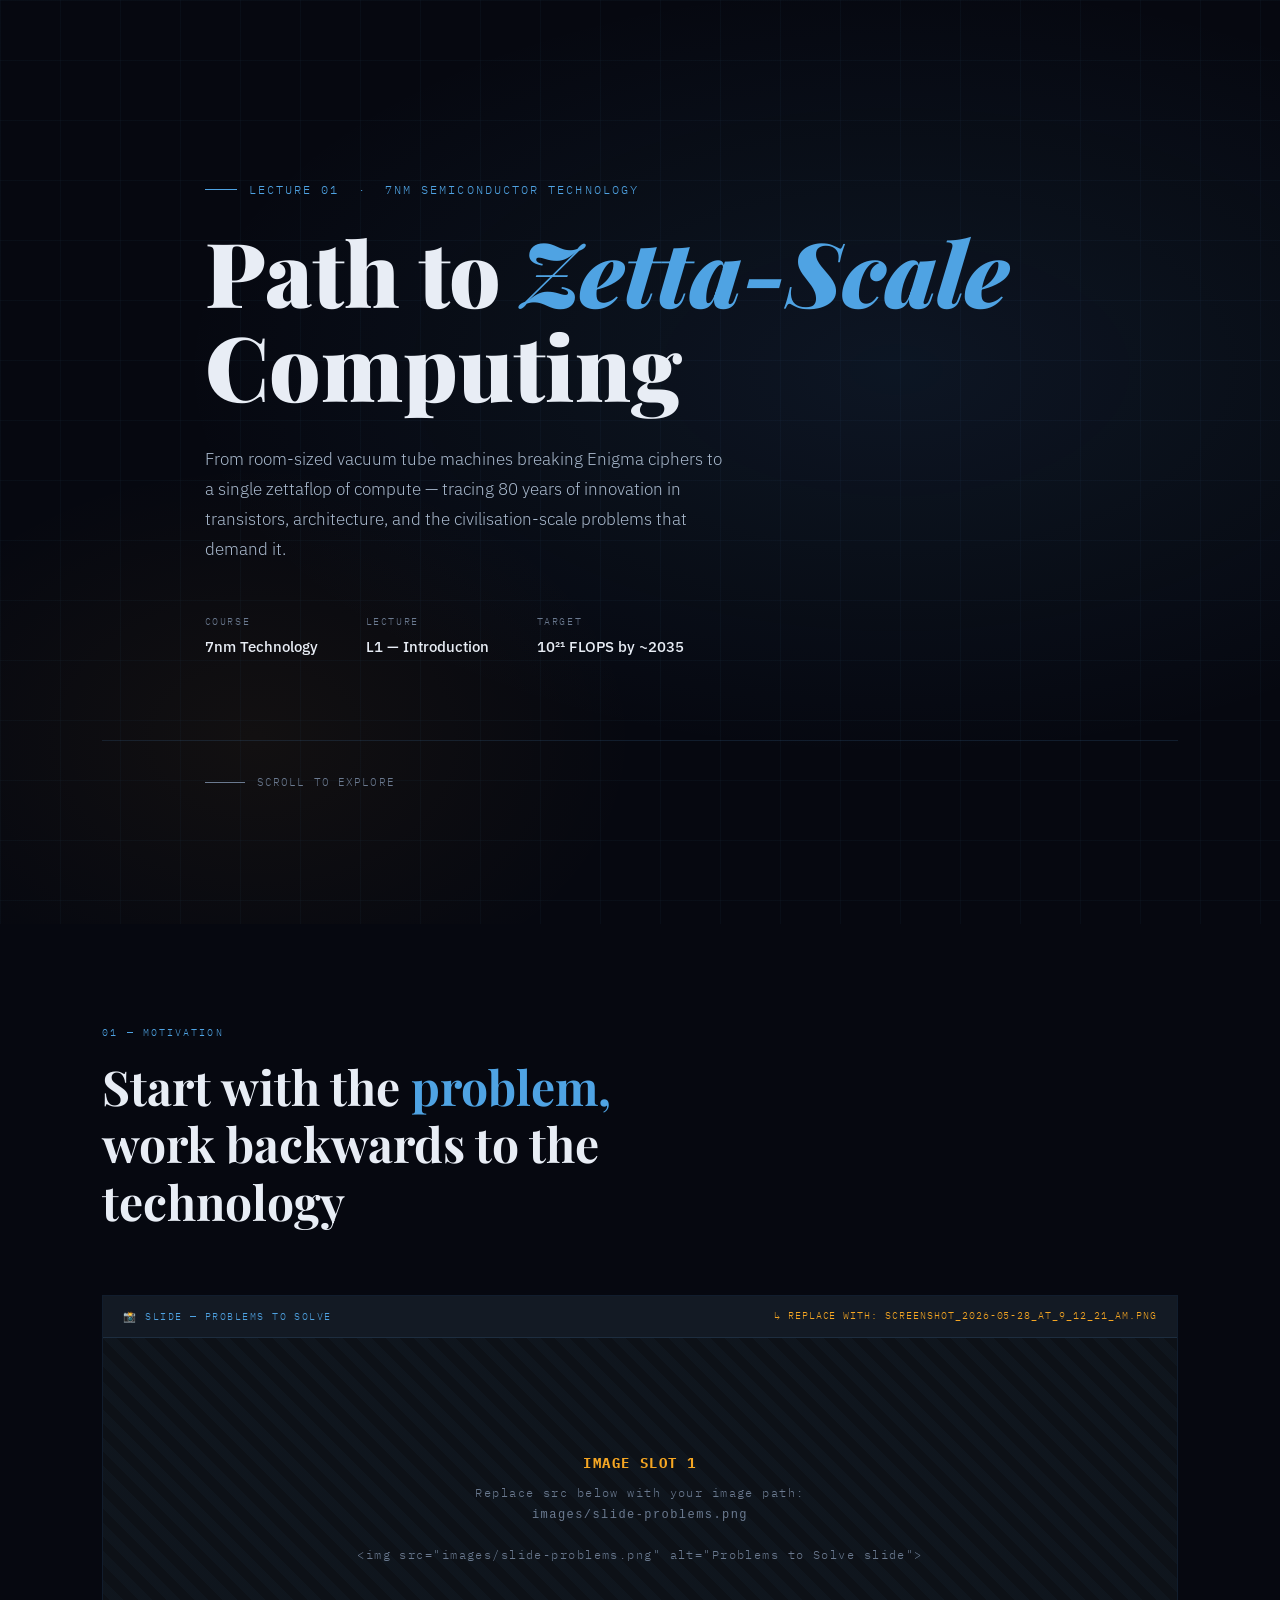
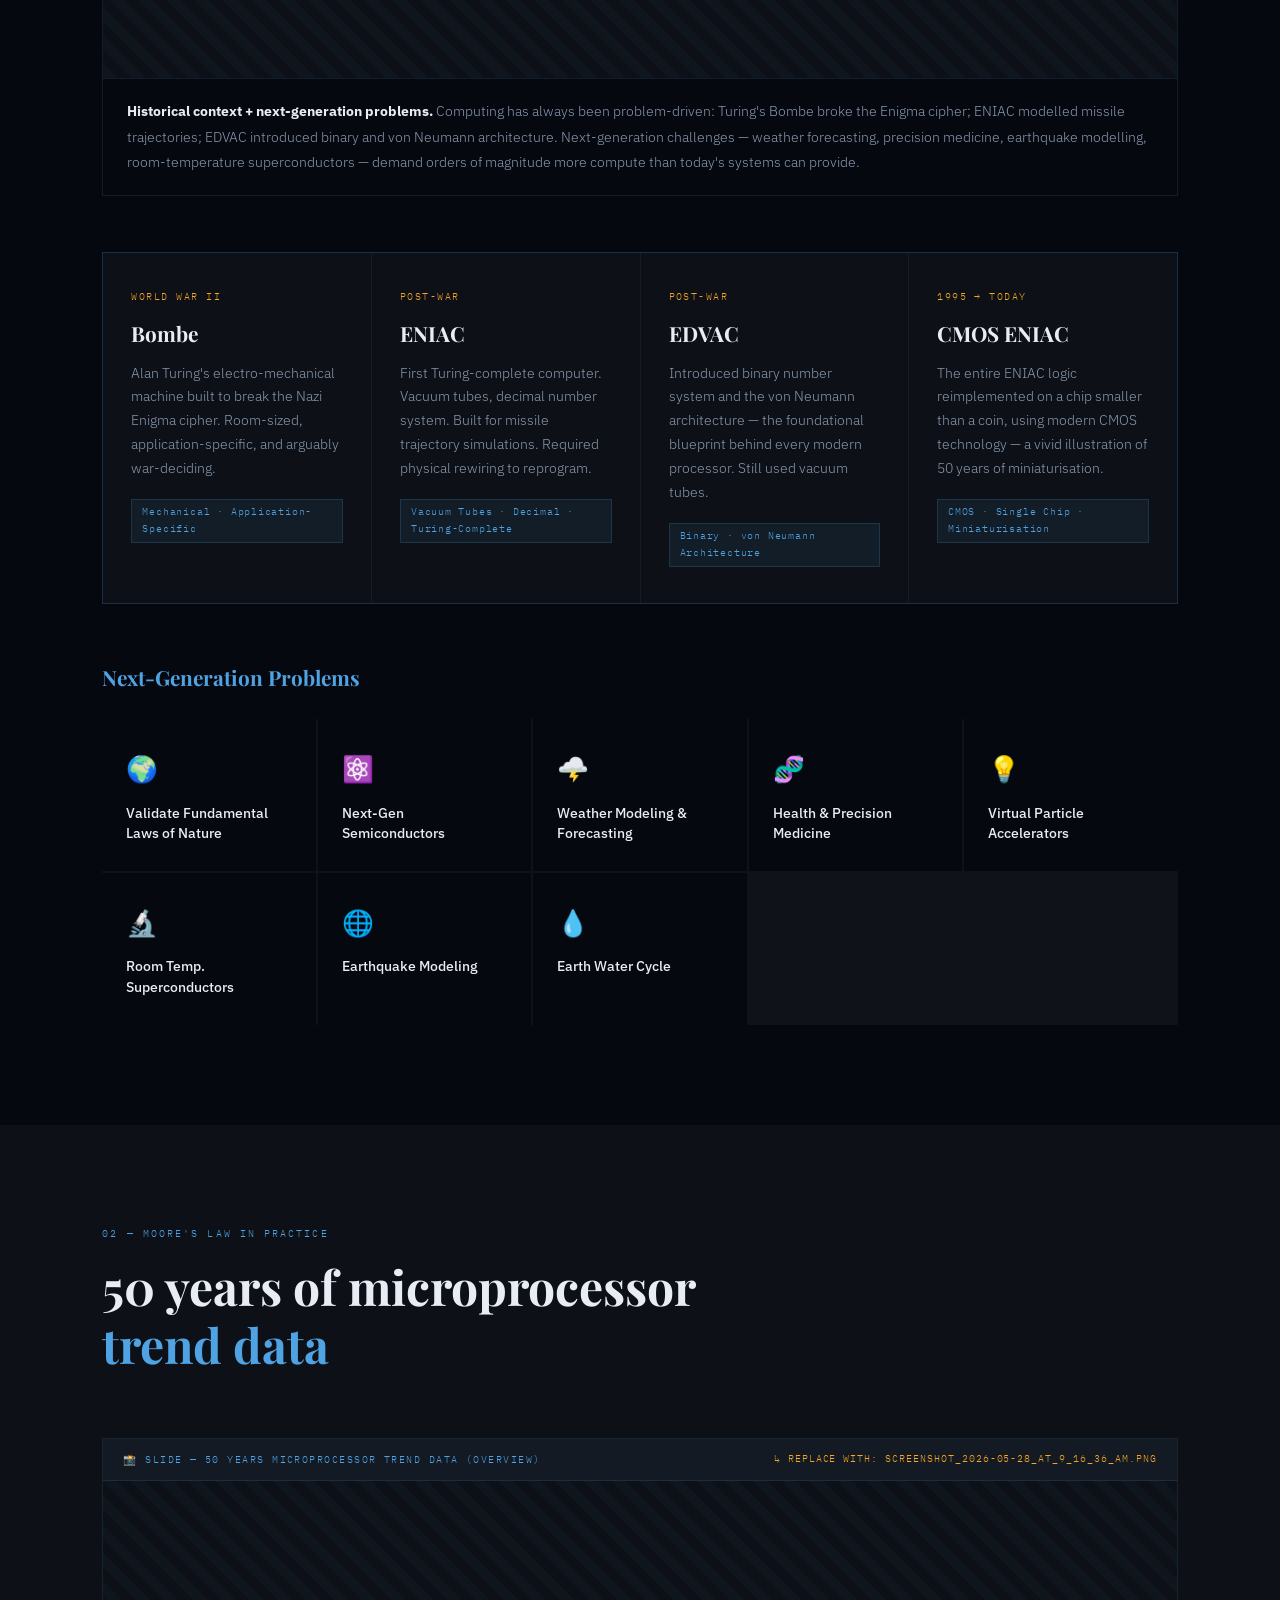
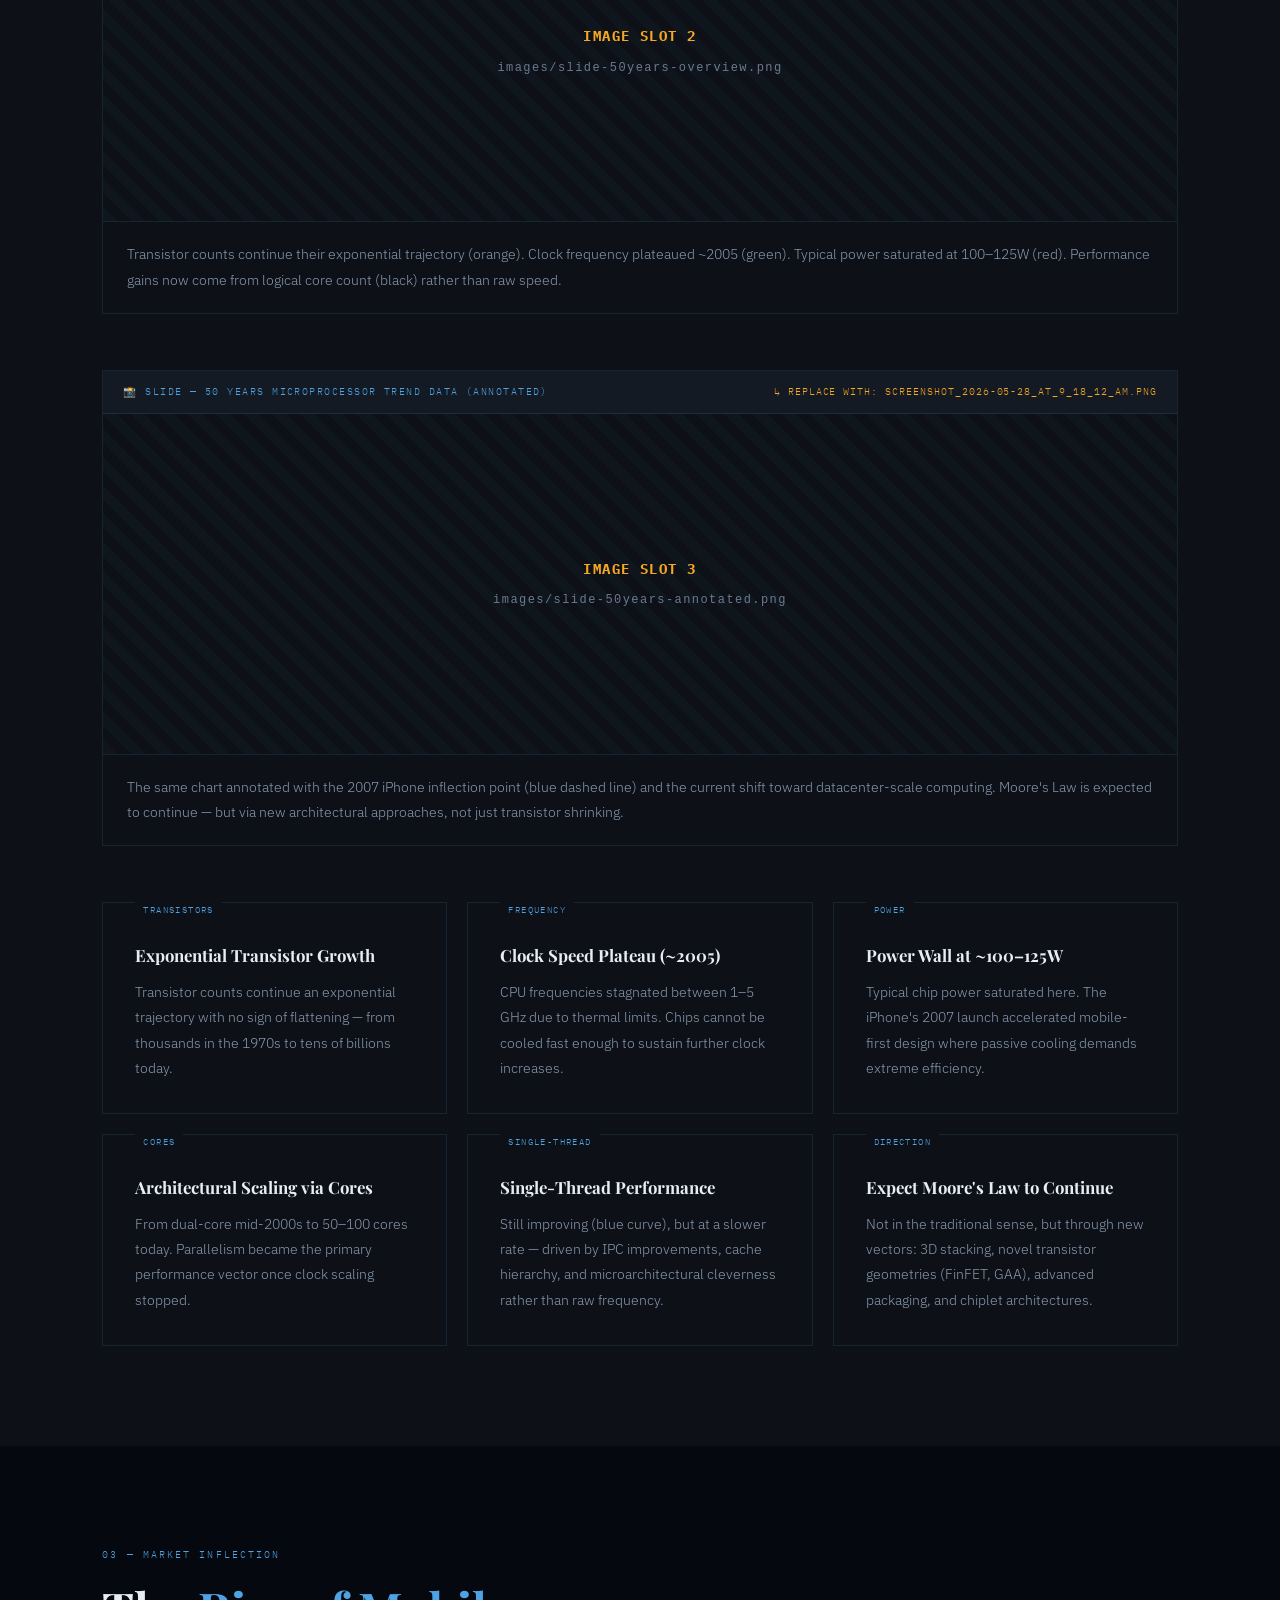
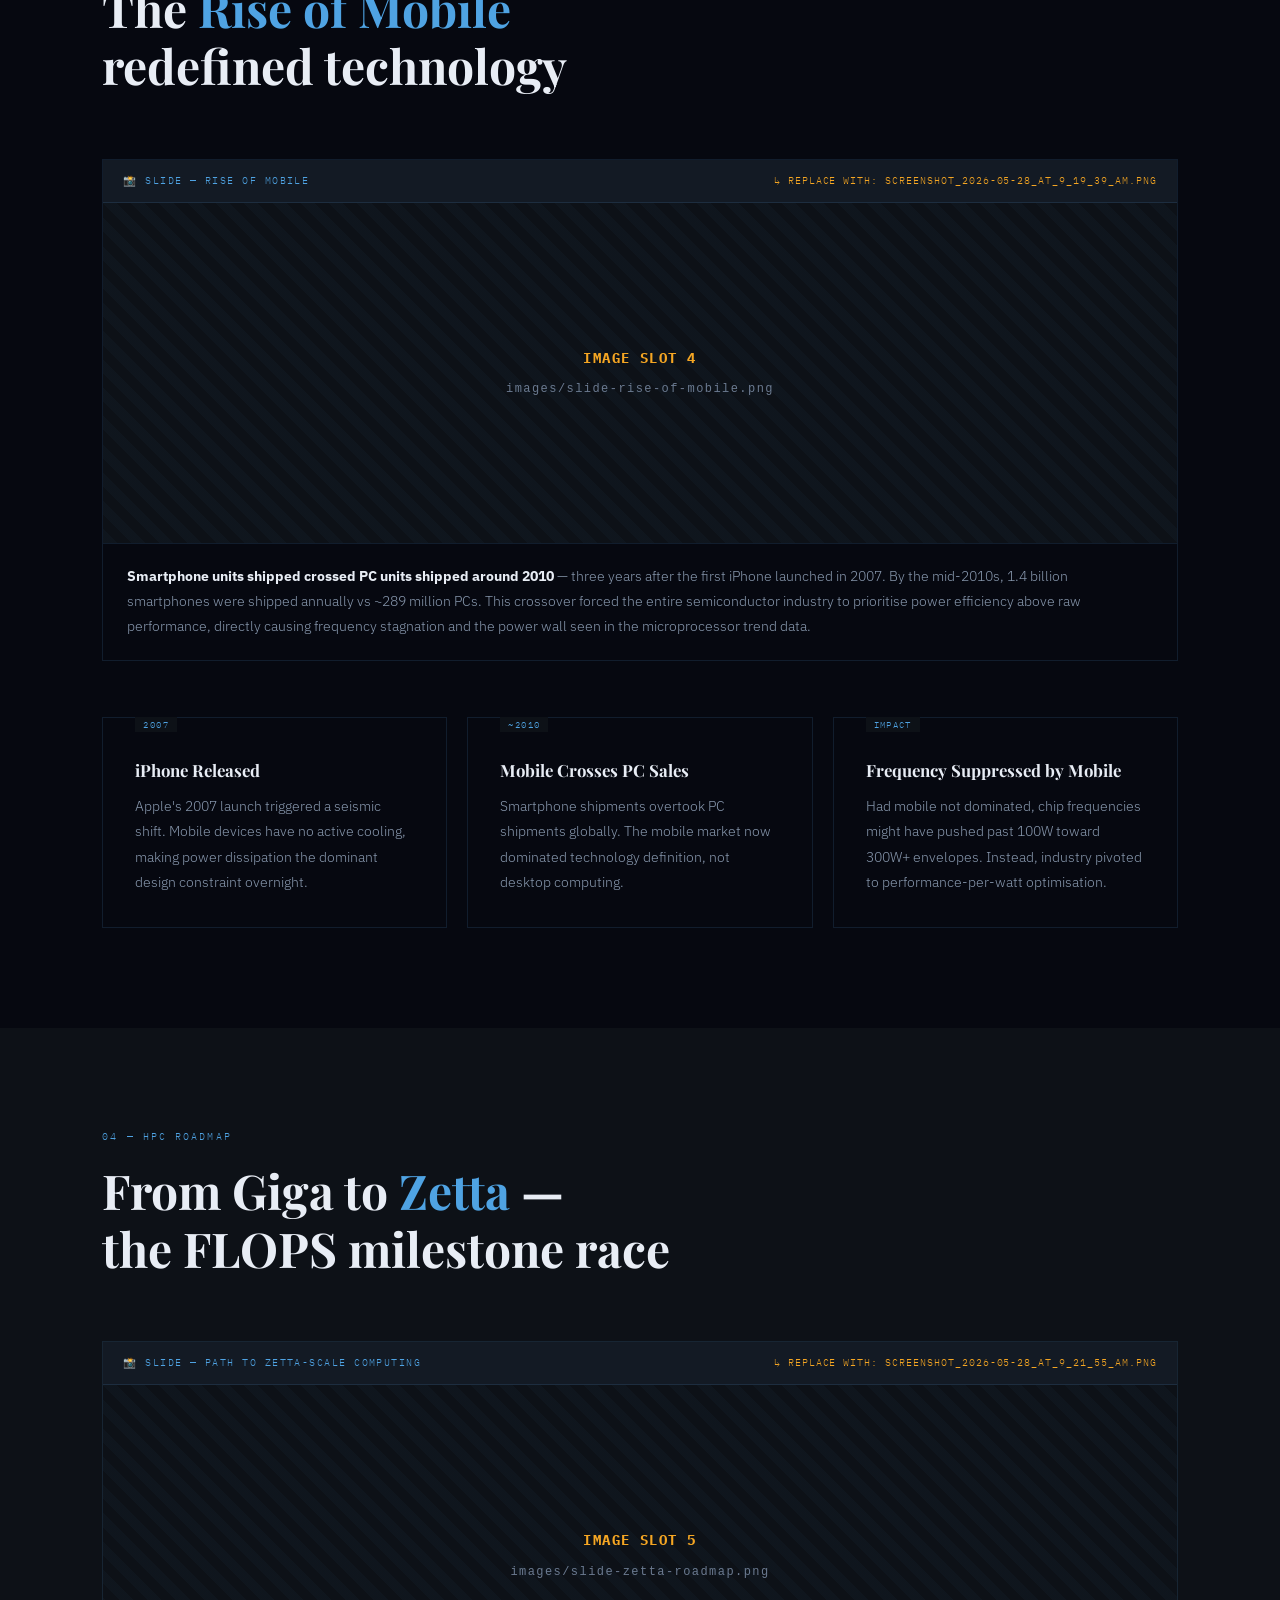
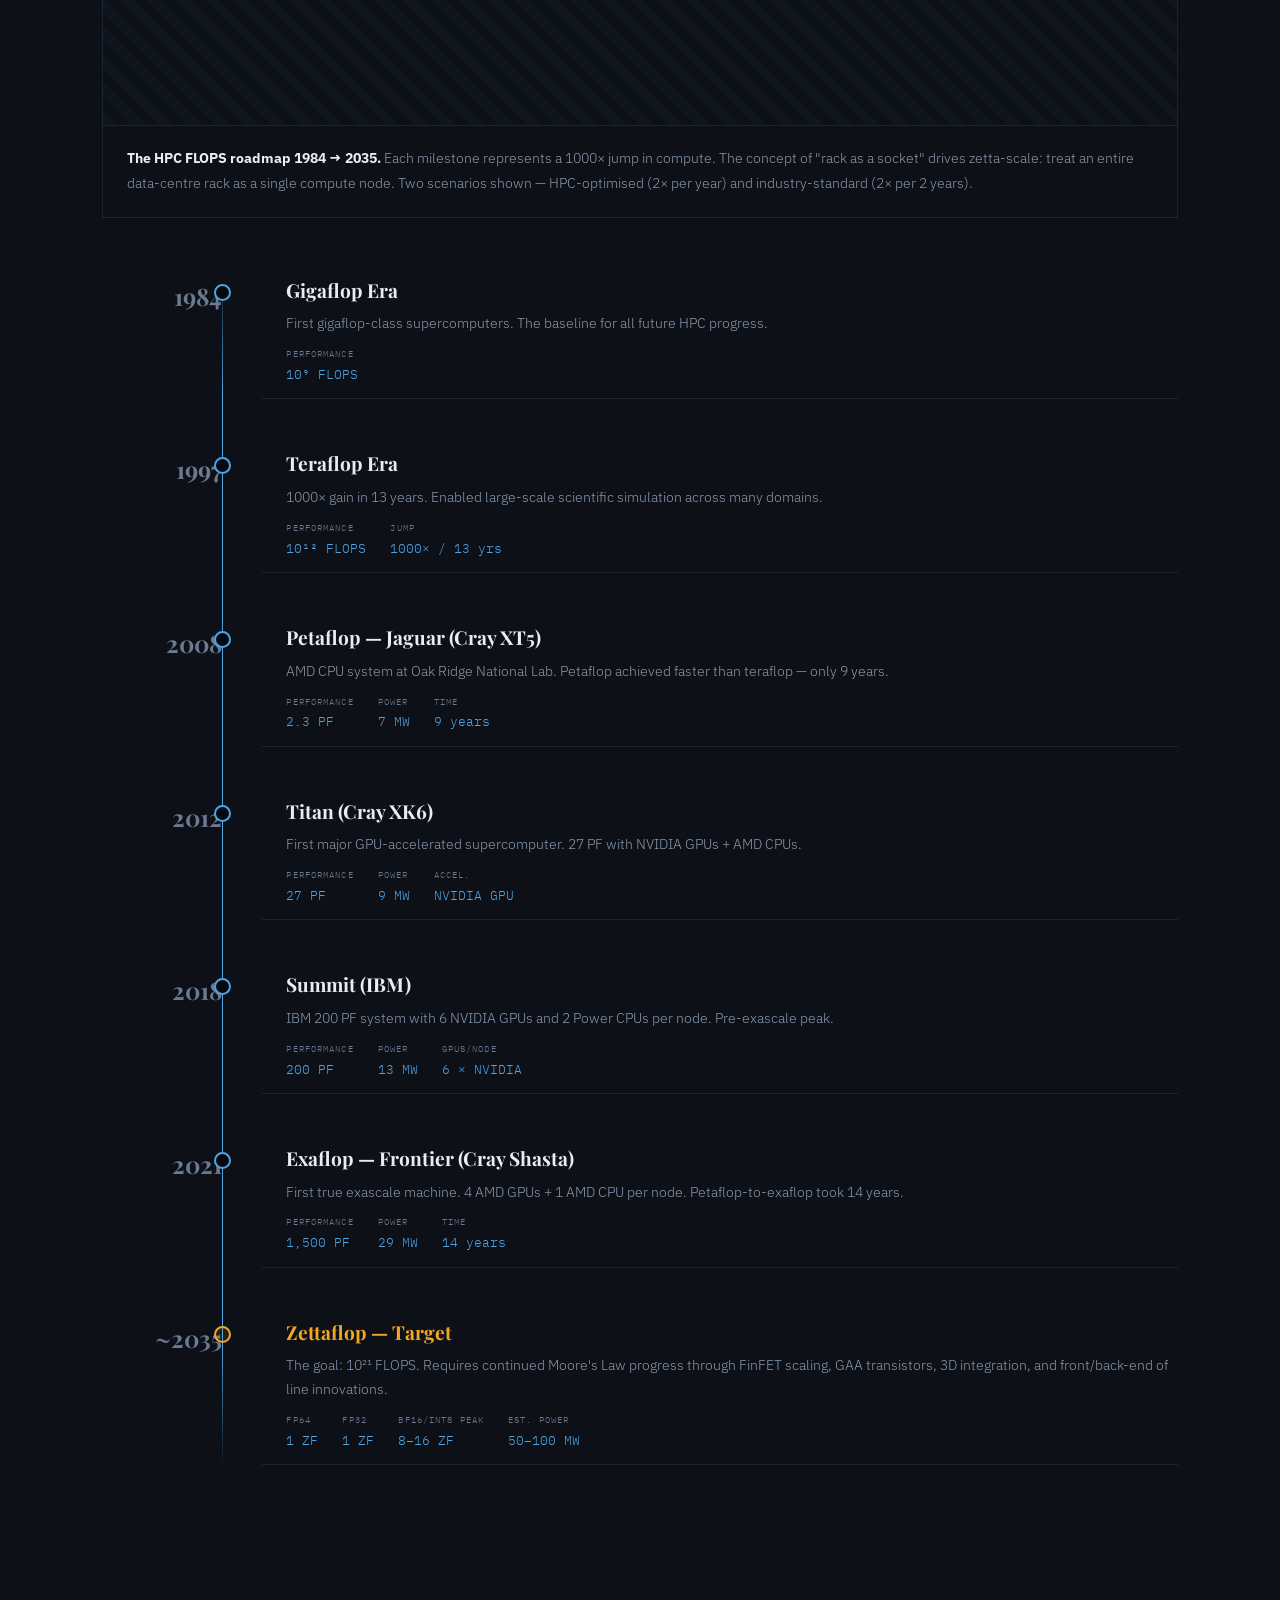
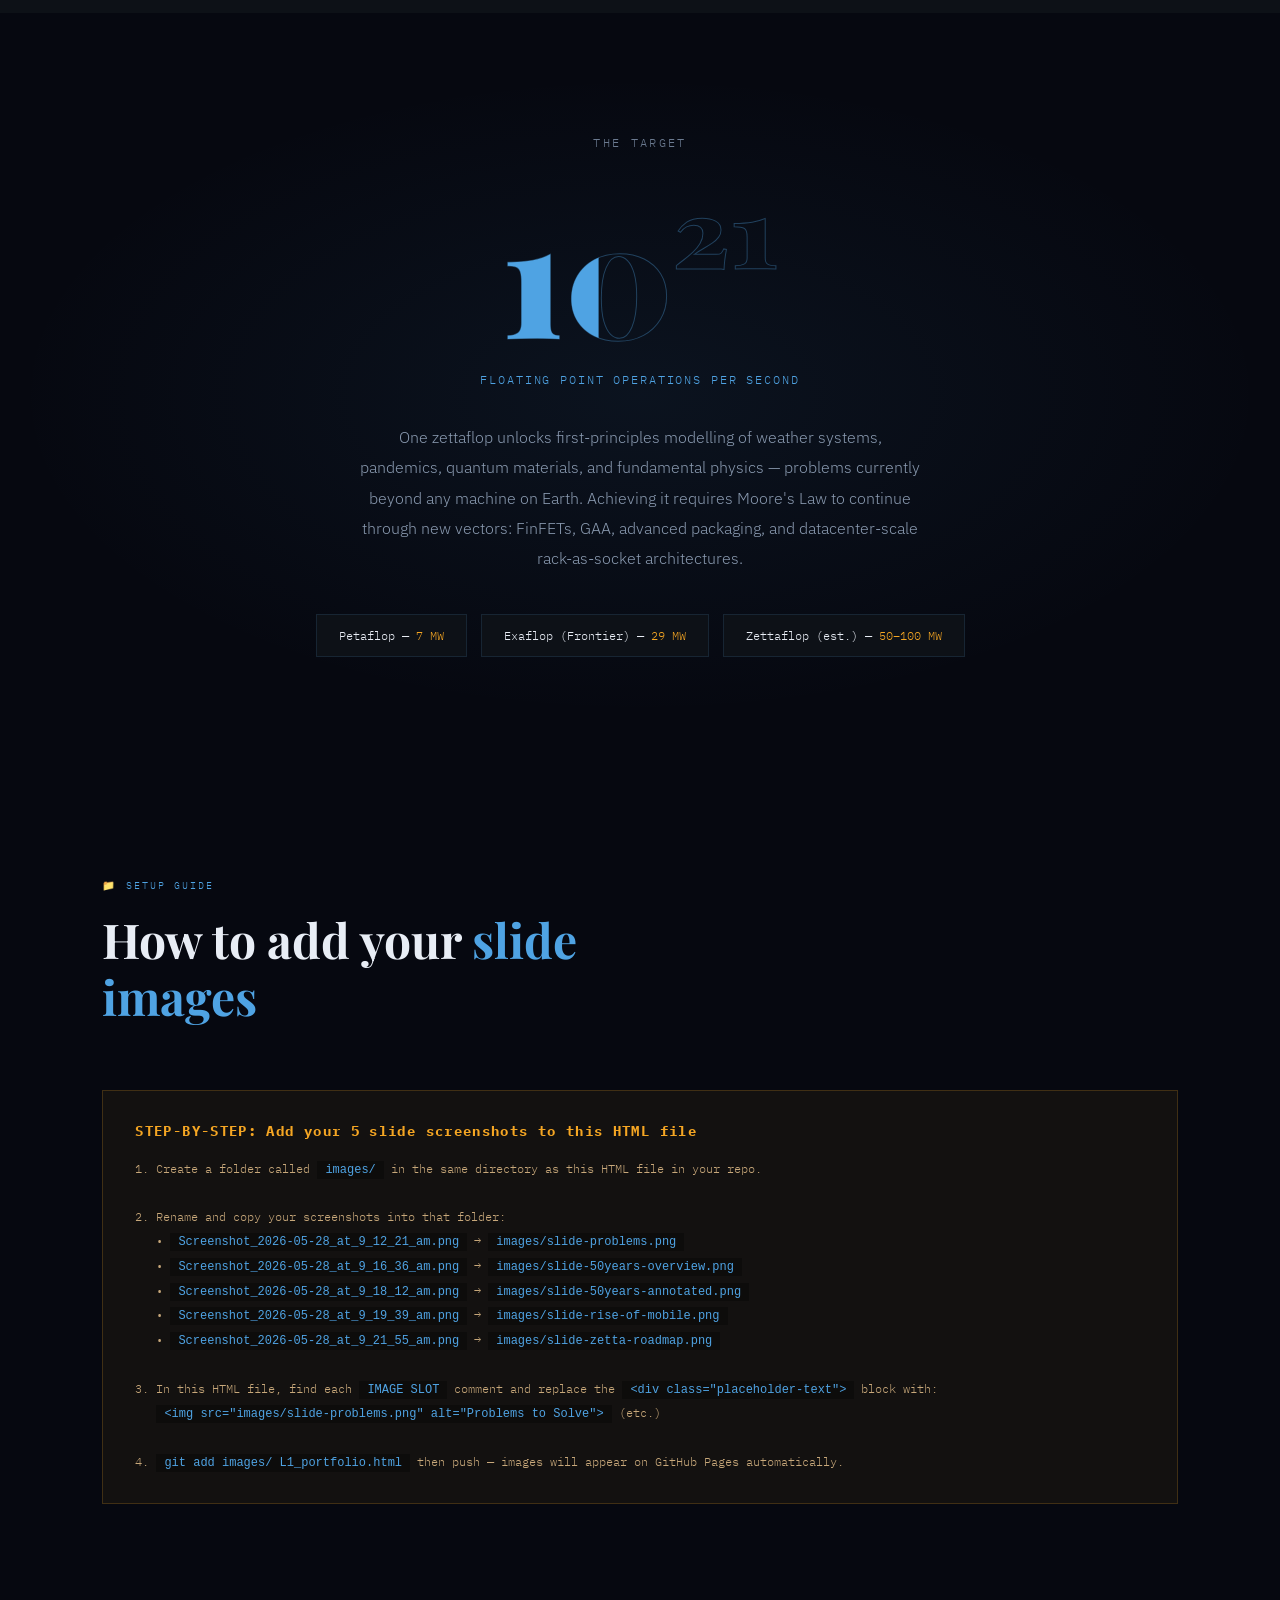
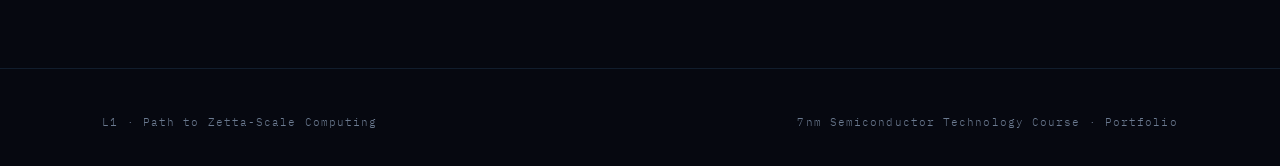
<file: Module_1_Scaling_Beyond_CMOS/L1_Path_To_Zetta_Scale/L1_portfolio.html>
<!DOCTYPE html>
<html lang="en">
<head>
<meta charset="UTF-8">
<meta name="viewport" content="width=device-width, initial-scale=1.0">
<title>L1 — Path to Zetta-Scale Computing</title>
<link href="https://fonts.googleapis.com/css2?family=Playfair+Display:ital,wght@0,400;0,700;0,900;1,400&family=IBM+Plex+Mono:wght@300;400;600&family=IBM+Plex+Sans:wght@300;400;500&display=swap" rel="stylesheet">
<style>
:root {
  --bg: #060810;
  --surface: #0d1117;
  --surface2: #131a24;
  --border: rgba(100,180,255,0.12);
  --accent: #4fa3e3;
  --accent2: #f5a623;
  --accent3: #7ed321;
  --text: #e8edf5;
  --muted: #6b7a90;
  --glow: rgba(79,163,227,0.12);
}
*, *::before, *::after { box-sizing: border-box; margin: 0; padding: 0; }
body {
  background: var(--bg);
  color: var(--text);
  font-family: 'IBM Plex Sans', sans-serif;
  font-weight: 300;
  line-height: 1.7;
  overflow-x: hidden;
}

/* HERO */
.hero {
  min-height: 100vh;
  display: grid;
  grid-template-rows: 1fr auto;
  position: relative;
  overflow: hidden;
}
.hero-bg {
  position: absolute; inset: 0;
  background:
    radial-gradient(ellipse 80% 60% at 70% 40%, rgba(79,163,227,0.09) 0%, transparent 70%),
    radial-gradient(ellipse 50% 50% at 20% 80%, rgba(245,166,35,0.05) 0%, transparent 60%);
}
.grid-lines {
  position: absolute; inset: 0;
  background-image:
    linear-gradient(rgba(79,163,227,0.04) 1px, transparent 1px),
    linear-gradient(90deg, rgba(79,163,227,0.04) 1px, transparent 1px);
  background-size: 60px 60px;
}
.hero-content {
  display: flex;
  flex-direction: column;
  justify-content: center;
  padding: 80px 8vw;
  position: relative;
  z-index: 2;
}
.label {
  font-family: 'IBM Plex Mono', monospace;
  font-size: 0.72rem;
  letter-spacing: 0.18em;
  color: var(--accent);
  text-transform: uppercase;
  margin-bottom: 24px;
  display: flex;
  align-items: center;
  gap: 12px;
}
.label::before {
  content: '';
  display: block;
  width: 32px; height: 1px;
  background: var(--accent);
}
.hero h1 {
  font-family: 'Playfair Display', serif;
  font-size: clamp(2.8rem, 7vw, 6rem);
  font-weight: 900;
  line-height: 1.05;
  max-width: 820px;
  margin-bottom: 32px;
}
.hero h1 em { font-style: italic; color: var(--accent); }
.hero-desc {
  max-width: 520px;
  font-size: 1.05rem;
  color: #a8b8cc;
  margin-bottom: 48px;
  line-height: 1.8;
}
.hero-meta { display: flex; gap: 48px; flex-wrap: wrap; }
.meta-item { display: flex; flex-direction: column; gap: 4px; }
.meta-item .key {
  font-family: 'IBM Plex Mono', monospace;
  font-size: 0.65rem;
  letter-spacing: 0.15em;
  color: var(--muted);
  text-transform: uppercase;
}
.meta-item .val { font-size: 0.95rem; color: var(--text); font-weight: 500; }
.hero-scroll {
  padding: 32px 8vw;
  position: relative; z-index: 2;
  display: flex; align-items: center; gap: 12px;
  color: var(--muted);
  font-family: 'IBM Plex Mono', monospace;
  font-size: 0.7rem; letter-spacing: 0.1em; text-transform: uppercase;
  border-top: 1px solid var(--border);
}
.scroll-line {
  width: 40px; height: 1px; background: var(--muted);
  animation: scrollPulse 2s ease-in-out infinite;
}
@keyframes scrollPulse {
  0%,100% { width:40px; opacity:0.5; }
  50% { width:70px; opacity:1; }
}

/* SECTIONS */
section { padding: 100px 8vw; position: relative; }
.section-header { margin-bottom: 64px; }
.section-num {
  font-family: 'IBM Plex Mono', monospace;
  font-size: 0.65rem; letter-spacing: 0.2em;
  color: var(--accent); text-transform: uppercase; margin-bottom: 16px;
}
.section-title {
  font-family: 'Playfair Display', serif;
  font-size: clamp(1.8rem, 4vw, 3rem);
  font-weight: 700; line-height: 1.2; max-width: 600px;
}
.section-title span { color: var(--accent); }
.alt-bg { background: var(--surface); }

/* SLIDE IMAGE BLOCK */
.slide-block {
  border: 1px solid var(--border);
  margin-bottom: 56px;
  overflow: hidden;
}
.slide-label {
  display: flex; align-items: center; justify-content: space-between;
  padding: 12px 20px;
  background: var(--surface2);
  border-bottom: 1px solid var(--border);
  font-family: 'IBM Plex Mono', monospace;
  font-size: 0.65rem; letter-spacing: 0.14em; color: var(--accent);
  text-transform: uppercase;
}
.slide-label .replace-hint {
  color: var(--accent2);
  font-size: 0.6rem;
  letter-spacing: 0.1em;
}
/* Placeholder that shows until the real image is dropped in */
.img-placeholder {
  width: 100%; min-height: 340px;
  background:
    repeating-linear-gradient(
      45deg,
      rgba(79,163,227,0.03) 0px,
      rgba(79,163,227,0.03) 10px,
      transparent 10px,
      transparent 20px
    ),
    var(--surface);
  display: flex; flex-direction: column;
  align-items: center; justify-content: center;
  gap: 16px;
  position: relative;
}
.img-placeholder img {
  max-width: 100%; max-height: 480px;
  width: 100%; object-fit: contain;
  display: block;
}
.placeholder-text {
  font-family: 'IBM Plex Mono', monospace;
  font-size: 0.75rem; color: var(--muted);
  letter-spacing: 0.12em; text-align: center;
  padding: 48px 24px;
}
.placeholder-text strong { color: var(--accent2); display: block; margin-bottom: 8px; font-size: 0.9rem; }
.slide-caption {
  padding: 20px 24px;
  font-size: 0.88rem; color: #8a9ab0; line-height: 1.8;
  border-top: 1px solid var(--border);
}

/* HISTORY GRID */
.history-grid {
  display: grid;
  grid-template-columns: repeat(auto-fit, minmax(240px, 1fr));
  gap: 1px; background: var(--border);
  border: 1px solid var(--border);
  margin-bottom: 56px;
}
.history-card {
  background: var(--surface); padding: 36px 28px;
  transition: background 0.3s;
}
.history-card:hover { background: var(--surface2); }
.history-card .era {
  font-family: 'IBM Plex Mono', monospace;
  font-size: 0.62rem; letter-spacing: 0.15em;
  color: var(--accent2); text-transform: uppercase; margin-bottom: 10px;
}
.history-card h3 {
  font-family: 'Playfair Display', serif;
  font-size: 1.3rem; margin-bottom: 10px;
}
.history-card p { color: #8a9ab0; font-size: 0.88rem; line-height: 1.7; }
.history-card .tag {
  display: inline-block; margin-top: 18px;
  padding: 4px 10px;
  background: rgba(79,163,227,0.08);
  border: 1px solid rgba(79,163,227,0.18);
  font-family: 'IBM Plex Mono', monospace;
  font-size: 0.62rem; color: var(--accent); letter-spacing: 0.08em;
}

/* PROBLEMS GRID */
.problems-grid {
  display: grid;
  grid-template-columns: repeat(auto-fit, minmax(190px, 1fr));
  gap: 2px; background: rgba(255,255,255,0.04);
  margin-bottom: 0;
}
.problem-tile {
  background: var(--bg); padding: 28px 22px;
  border-left: 2px solid transparent;
  transition: border-color 0.3s, background 0.3s;
  position: relative; overflow: hidden;
}
.problem-tile::before {
  content: ''; position: absolute; inset: 0;
  background: linear-gradient(135deg, var(--glow), transparent);
  opacity: 0; transition: opacity 0.3s;
}
.problem-tile:hover { border-color: var(--accent); }
.problem-tile:hover::before { opacity: 1; }
.problem-tile .icon { font-size: 1.6rem; margin-bottom: 12px; display: block; }
.problem-tile h4 { font-size: 0.9rem; font-weight: 500; line-height: 1.4; }

/* INSIGHT CARDS */
.insights-grid {
  display: grid;
  grid-template-columns: repeat(auto-fit, minmax(290px, 1fr));
  gap: 20px;
}
.insight-card {
  padding: 32px;
  border: 1px solid var(--border);
  position: relative;
  transition: border-color 0.3s;
}
.insight-card:hover { border-color: rgba(79,163,227,0.4); }
.insight-card::before {
  content: attr(data-num);
  position: absolute; top: -1px; left: 32px;
  font-family: 'IBM Plex Mono', monospace;
  font-size: 0.58rem; letter-spacing: 0.15em;
  color: var(--accent); background: var(--surface);
  padding: 0 8px; text-transform: uppercase;
}
.insight-card h4 {
  font-family: 'Playfair Display', serif;
  font-size: 1.05rem; margin-bottom: 10px; margin-top: 6px;
}
.insight-card p { font-size: 0.88rem; color: #8a9ab0; line-height: 1.8; }

/* TIMELINE */
.timeline-wrapper { position: relative; padding-left: 0; }
.timeline-line {
  position: absolute; left: 120px; top: 0; bottom: 0;
  width: 1px;
  background: linear-gradient(to bottom, transparent, var(--accent) 10%, var(--accent) 90%, transparent);
}
.timeline-item {
  display: grid;
  grid-template-columns: 120px 1fr;
  gap: 0 40px;
  margin-bottom: 48px;
  position: relative;
}
.timeline-year {
  font-family: 'Playfair Display', serif;
  font-size: 1.5rem; font-weight: 700;
  color: var(--muted); text-align: right; padding-top: 2px;
  transition: color 0.3s;
}
.timeline-item:hover .timeline-year { color: var(--accent2); }
.timeline-dot {
  position: absolute; left: 112px; top: 10px;
  width: 17px; height: 17px; border-radius: 50%;
  background: var(--bg); border: 2px solid var(--accent);
  z-index: 1; transition: background 0.3s, transform 0.3s;
}
.timeline-item:hover .timeline-dot { background: var(--accent); transform: scale(1.3); }
.timeline-body {
  padding-left: 24px; padding-bottom: 12px;
  border-bottom: 1px solid var(--border);
}
.timeline-body h3 {
  font-family: 'Playfair Display', serif;
  font-size: 1.2rem; margin-bottom: 6px;
}
.timeline-body p { font-size: 0.88rem; color: #8a9ab0; margin-bottom: 10px; }
.timeline-stats { display: flex; gap: 24px; flex-wrap: wrap; }
.t-stat { display: flex; flex-direction: column; gap: 2px; }
.t-stat .k {
  font-family: 'IBM Plex Mono', monospace;
  font-size: 0.58rem; letter-spacing: 0.12em;
  color: var(--muted); text-transform: uppercase;
}
.t-stat .v {
  font-family: 'IBM Plex Mono', monospace;
  font-size: 0.82rem; color: var(--accent);
}

/* ZETTA HERO */
.zetta-section {
  text-align: center; padding: 120px 8vw;
  background: radial-gradient(ellipse 70% 60% at 50% 50%, rgba(79,163,227,0.07) 0%, transparent 70%);
}
.zetta-number {
  font-family: 'Playfair Display', serif;
  font-size: clamp(4rem, 14vw, 10rem);
  font-weight: 900;
  color: transparent;
  -webkit-text-stroke: 1px rgba(79,163,227,0.35);
  line-height: 1; margin-bottom: 16px;
  position: relative; display: inline-block;
  cursor: default;
}
.zetta-number::after {
  content: attr(data-text);
  position: absolute; inset: 0;
  color: var(--accent); -webkit-text-stroke: 0;
  clip-path: inset(0 65% 0 0);
  transition: clip-path 1.4s ease;
}
.zetta-number:hover::after { clip-path: inset(0 0% 0 0); }
.zetta-label {
  font-family: 'IBM Plex Mono', monospace;
  font-size: 0.72rem; letter-spacing: 0.2em;
  color: var(--muted); text-transform: uppercase; margin-bottom: 40px;
}
.zetta-desc {
  max-width: 560px; margin: 0 auto 40px;
  color: #8a9ab0; font-size: 1rem; line-height: 1.9;
}
.power-pills { display: flex; justify-content: center; gap: 14px; flex-wrap: wrap; }
.pill {
  padding: 10px 22px;
  border: 1px solid var(--border);
  font-family: 'IBM Plex Mono', monospace;
  font-size: 0.78rem; color: var(--text);
  background: var(--surface);
}
.pill span { color: var(--accent2); }

/* FOOTER */
footer {
  border-top: 1px solid var(--border);
  padding: 44px 8vw;
  display: flex; justify-content: space-between; align-items: center;
  color: var(--muted);
  font-family: 'IBM Plex Mono', monospace;
  font-size: 0.68rem; letter-spacing: 0.1em;
  flex-wrap: wrap; gap: 12px;
}

/* HOW TO REPLACE IMAGES BOX */
.replace-guide {
  background: rgba(245,166,35,0.05);
  border: 1px solid rgba(245,166,35,0.2);
  padding: 28px 32px;
  margin-bottom: 64px;
  font-family: 'IBM Plex Mono', monospace;
  font-size: 0.78rem; line-height: 1.9;
  color: #c8a87a;
}
.replace-guide strong {
  display: block; margin-bottom: 12px;
  font-size: 0.85rem; color: var(--accent2); letter-spacing: 0.1em;
}
.replace-guide code {
  background: rgba(0,0,0,0.3); padding: 2px 8px;
  color: var(--accent); font-size: 0.75rem;
}

/* ANIMATIONS */
.fade-in { opacity: 0; transform: translateY(24px); transition: opacity 0.8s ease, transform 0.8s ease; }
.fade-in.visible { opacity: 1; transform: translateY(0); }

@media (max-width: 640px) {
  .timeline-line { left: 72px; }
  .timeline-item { grid-template-columns: 72px 1fr; }
  .timeline-dot { left: 64px; }
  .hero h1 { font-size: 2.4rem; }
}
</style>
</head>
<body>

<!-- ═══════════════════════════════════════════ HERO -->
<section class="hero">
  <div class="hero-bg"></div>
  <div class="grid-lines"></div>
  <div class="hero-content">
    <div class="label">Lecture 01 &nbsp;·&nbsp; 7nm Semiconductor Technology</div>
    <h1>Path to <em>Zetta-Scale</em><br>Computing</h1>
    <p class="hero-desc">
      From room-sized vacuum tube machines breaking Enigma ciphers to a single
      zettaflop of compute — tracing 80 years of innovation in transistors,
      architecture, and the civilisation-scale problems that demand it.
    </p>
    <div class="hero-meta">
      <div class="meta-item">
        <span class="key">Course</span>
        <span class="val">7nm Technology</span>
      </div>
      <div class="meta-item">
        <span class="key">Lecture</span>
        <span class="val">L1 — Introduction</span>
      </div>
      <div class="meta-item">
        <span class="key">Target</span>
        <span class="val">10²¹ FLOPS by ~2035</span>
      </div>
    </div>
  </div>
  <div class="hero-scroll">
    <div class="scroll-line"></div>
    Scroll to explore
  </div>
</section>

<!-- ═══════════════════════════════════════════ SECTION 01: PROBLEMS TO SOLVE -->
<section>
  <div class="section-header fade-in">
    <div class="section-num">01 — Motivation</div>
    <h2 class="section-title">Start with the <span>problem,</span><br>work backwards to the technology</h2>
  </div>

  <!-- IMAGE SLOT 1 -->
  <div class="slide-block fade-in">
    <div class="slide-label">
      <span>📸 Slide — Problems to Solve</span>
      <span class="replace-hint">↳ replace with: Screenshot_2026-05-28_at_9_12_21_am.png</span>
    </div>
    <div class="img-placeholder">
      <div class="placeholder-text">
        <strong>IMAGE SLOT 1</strong>
        Replace src below with your image path:<br>
        <code>images/slide-problems.png</code><br><br>
        &lt;img src="images/slide-problems.png" alt="Problems to Solve slide"&gt;
      </div>
    </div>
    <div class="slide-caption">
      <strong style="color:var(--text);">Historical context + next-generation problems.</strong>
      Computing has always been problem-driven: Turing's Bombe broke the Enigma cipher; ENIAC modelled missile trajectories; EDVAC introduced binary and von Neumann architecture.
      Next-generation challenges — weather forecasting, precision medicine, earthquake modelling, room-temperature superconductors — demand orders of magnitude more compute than today's systems can provide.
    </div>
  </div>

  <!-- HISTORY CARDS -->
  <div class="history-grid fade-in">
    <div class="history-card">
      <div class="era">World War II</div>
      <h3>Bombe</h3>
      <p>Alan Turing's electro-mechanical machine built to break the Nazi Enigma cipher. Room-sized, application-specific, and arguably war-deciding.</p>
      <span class="tag">Mechanical · Application-Specific</span>
    </div>
    <div class="history-card">
      <div class="era">Post-War</div>
      <h3>ENIAC</h3>
      <p>First Turing-complete computer. Vacuum tubes, decimal number system. Built for missile trajectory simulations. Required physical rewiring to reprogram.</p>
      <span class="tag">Vacuum Tubes · Decimal · Turing-Complete</span>
    </div>
    <div class="history-card">
      <div class="era">Post-War</div>
      <h3>EDVAC</h3>
      <p>Introduced binary number system and the von Neumann architecture — the foundational blueprint behind every modern processor. Still used vacuum tubes.</p>
      <span class="tag">Binary · von Neumann Architecture</span>
    </div>
    <div class="history-card">
      <div class="era">1995 → Today</div>
      <h3>CMOS ENIAC</h3>
      <p>The entire ENIAC logic reimplemented on a chip smaller than a coin, using modern CMOS technology — a vivid illustration of 50 years of miniaturisation.</p>
      <span class="tag">CMOS · Single Chip · Miniaturisation</span>
    </div>
  </div>

  <!-- NEXT-GEN PROBLEMS -->
  <h3 class="fade-in" style="font-family:'Playfair Display',serif; font-size:1.3rem; margin-bottom:24px; color:var(--accent);">Next-Generation Problems</h3>
  <div class="problems-grid fade-in">
    <div class="problem-tile"><span class="icon">🌍</span><h4>Validate Fundamental Laws of Nature</h4></div>
    <div class="problem-tile"><span class="icon">⚛️</span><h4>Next-Gen Semiconductors</h4></div>
    <div class="problem-tile"><span class="icon">🌩️</span><h4>Weather Modeling &amp; Forecasting</h4></div>
    <div class="problem-tile"><span class="icon">🧬</span><h4>Health &amp; Precision Medicine</h4></div>
    <div class="problem-tile"><span class="icon">💡</span><h4>Virtual Particle Accelerators</h4></div>
    <div class="problem-tile"><span class="icon">🔬</span><h4>Room Temp. Superconductors</h4></div>
    <div class="problem-tile"><span class="icon">🌐</span><h4>Earthquake Modeling</h4></div>
    <div class="problem-tile"><span class="icon">💧</span><h4>Earth Water Cycle</h4></div>
  </div>
</section>

<!-- ═══════════════════════════════════════════ SECTION 02: 50 YEARS OF DATA -->
<section class="alt-bg">
  <div class="section-header fade-in">
    <div class="section-num">02 — Moore's Law in Practice</div>
    <h2 class="section-title">50 years of microprocessor<br><span>trend data</span></h2>
  </div>

  <!-- IMAGE SLOT 2 -->
  <div class="slide-block fade-in">
    <div class="slide-label">
      <span>📸 Slide — 50 Years Microprocessor Trend Data (overview)</span>
      <span class="replace-hint">↳ replace with: Screenshot_2026-05-28_at_9_16_36_am.png</span>
    </div>
    <div class="img-placeholder">
      <div class="placeholder-text">
        <strong>IMAGE SLOT 2</strong>
        <code>images/slide-50years-overview.png</code>
      </div>
    </div>
    <div class="slide-caption">
      Transistor counts continue their exponential trajectory (orange). Clock frequency plateaued ~2005 (green). Typical power saturated at 100–125W (red). Performance gains now come from logical core count (black) rather than raw speed.
    </div>
  </div>

  <!-- IMAGE SLOT 3 -->
  <div class="slide-block fade-in">
    <div class="slide-label">
      <span>📸 Slide — 50 Years Microprocessor Trend Data (annotated)</span>
      <span class="replace-hint">↳ replace with: Screenshot_2026-05-28_at_9_18_12_am.png</span>
    </div>
    <div class="img-placeholder">
      <div class="placeholder-text">
        <strong>IMAGE SLOT 3</strong>
        <code>images/slide-50years-annotated.png</code>
      </div>
    </div>
    <div class="slide-caption">
      The same chart annotated with the 2007 iPhone inflection point (blue dashed line) and the current shift toward datacenter-scale computing. Moore's Law is expected to continue — but via new architectural approaches, not just transistor shrinking.
    </div>
  </div>

  <!-- INSIGHT CARDS -->
  <div class="insights-grid fade-in">
    <div class="insight-card" data-num="Transistors">
      <h4>Exponential Transistor Growth</h4>
      <p>Transistor counts continue an exponential trajectory with no sign of flattening — from thousands in the 1970s to tens of billions today.</p>
    </div>
    <div class="insight-card" data-num="Frequency">
      <h4>Clock Speed Plateau (~2005)</h4>
      <p>CPU frequencies stagnated between 1–5 GHz due to thermal limits. Chips cannot be cooled fast enough to sustain further clock increases.</p>
    </div>
    <div class="insight-card" data-num="Power">
      <h4>Power Wall at ~100–125W</h4>
      <p>Typical chip power saturated here. The iPhone's 2007 launch accelerated mobile-first design where passive cooling demands extreme efficiency.</p>
    </div>
    <div class="insight-card" data-num="Cores">
      <h4>Architectural Scaling via Cores</h4>
      <p>From dual-core mid-2000s to 50–100 cores today. Parallelism became the primary performance vector once clock scaling stopped.</p>
    </div>
    <div class="insight-card" data-num="Single-Thread">
      <h4>Single-Thread Performance</h4>
      <p>Still improving (blue curve), but at a slower rate — driven by IPC improvements, cache hierarchy, and microarchitectural cleverness rather than raw frequency.</p>
    </div>
    <div class="insight-card" data-num="Direction">
      <h4>Expect Moore's Law to Continue</h4>
      <p>Not in the traditional sense, but through new vectors: 3D stacking, novel transistor geometries (FinFET, GAA), advanced packaging, and chiplet architectures.</p>
    </div>
  </div>
</section>

<!-- ═══════════════════════════════════════════ SECTION 03: RISE OF MOBILE -->
<section>
  <div class="section-header fade-in">
    <div class="section-num">03 — Market Inflection</div>
    <h2 class="section-title">The <span>Rise of Mobile</span><br>redefined technology</h2>
  </div>

  <!-- IMAGE SLOT 4 -->
  <div class="slide-block fade-in">
    <div class="slide-label">
      <span>📸 Slide — Rise of Mobile</span>
      <span class="replace-hint">↳ replace with: Screenshot_2026-05-28_at_9_19_39_am.png</span>
    </div>
    <div class="img-placeholder">
      <div class="placeholder-text">
        <strong>IMAGE SLOT 4</strong>
        <code>images/slide-rise-of-mobile.png</code>
      </div>
    </div>
    <div class="slide-caption">
      <strong style="color:var(--text);">Smartphone units shipped crossed PC units shipped around 2010</strong> — three years after the first iPhone launched in 2007. By the mid-2010s, 1.4 billion smartphones were shipped annually vs ~289 million PCs. This crossover forced the entire semiconductor industry to prioritise power efficiency above raw performance, directly causing frequency stagnation and the power wall seen in the microprocessor trend data.
    </div>
  </div>

  <div class="insights-grid fade-in">
    <div class="insight-card" data-num="2007">
      <h4>iPhone Released</h4>
      <p>Apple's 2007 launch triggered a seismic shift. Mobile devices have no active cooling, making power dissipation the dominant design constraint overnight.</p>
    </div>
    <div class="insight-card" data-num="~2010">
      <h4>Mobile Crosses PC Sales</h4>
      <p>Smartphone shipments overtook PC shipments globally. The mobile market now dominated technology definition, not desktop computing.</p>
    </div>
    <div class="insight-card" data-num="Impact">
      <h4>Frequency Suppressed by Mobile</h4>
      <p>Had mobile not dominated, chip frequencies might have pushed past 100W toward 300W+ envelopes. Instead, industry pivoted to performance-per-watt optimisation.</p>
    </div>
  </div>
</section>

<!-- ═══════════════════════════════════════════ SECTION 04: HPC ROADMAP -->
<section class="alt-bg">
  <div class="section-header fade-in">
    <div class="section-num">04 — HPC Roadmap</div>
    <h2 class="section-title">From Giga to <span>Zetta</span> —<br>the FLOPS milestone race</h2>
  </div>

  <!-- IMAGE SLOT 5 -->
  <div class="slide-block fade-in">
    <div class="slide-label">
      <span>📸 Slide — Path to Zetta-Scale Computing</span>
      <span class="replace-hint">↳ replace with: Screenshot_2026-05-28_at_9_21_55_am.png</span>
    </div>
    <div class="img-placeholder">
      <div class="placeholder-text">
        <strong>IMAGE SLOT 5</strong>
        <code>images/slide-zetta-roadmap.png</code>
      </div>
    </div>
    <div class="slide-caption">
      <strong style="color:var(--text);">The HPC FLOPS roadmap 1984 → 2035.</strong>
      Each milestone represents a 1000× jump in compute. The concept of "rack as a socket" drives zetta-scale: treat an entire data-centre rack as a single compute node. Two scenarios shown — HPC-optimised (2× per year) and industry-standard (2× per 2 years).
    </div>
  </div>

  <!-- TIMELINE -->
  <div class="timeline-wrapper fade-in">
    <div class="timeline-line"></div>

    <div class="timeline-item">
      <div class="timeline-year">1984</div>
      <div class="timeline-dot"></div>
      <div class="timeline-body">
        <h3>Gigaflop Era</h3>
        <p>First gigaflop-class supercomputers. The baseline for all future HPC progress.</p>
        <div class="timeline-stats">
          <div class="t-stat"><span class="k">Performance</span><span class="v">10⁹ FLOPS</span></div>
        </div>
      </div>
    </div>

    <div class="timeline-item">
      <div class="timeline-year">1997</div>
      <div class="timeline-dot"></div>
      <div class="timeline-body">
        <h3>Teraflop Era</h3>
        <p>1000× gain in 13 years. Enabled large-scale scientific simulation across many domains.</p>
        <div class="timeline-stats">
          <div class="t-stat"><span class="k">Performance</span><span class="v">10¹² FLOPS</span></div>
          <div class="t-stat"><span class="k">Jump</span><span class="v">1000× / 13 yrs</span></div>
        </div>
      </div>
    </div>

    <div class="timeline-item">
      <div class="timeline-year">2008</div>
      <div class="timeline-dot"></div>
      <div class="timeline-body">
        <h3>Petaflop — Jaguar (Cray XT5)</h3>
        <p>AMD CPU system at Oak Ridge National Lab. Petaflop achieved faster than teraflop — only 9 years.</p>
        <div class="timeline-stats">
          <div class="t-stat"><span class="k">Performance</span><span class="v">2.3 PF</span></div>
          <div class="t-stat"><span class="k">Power</span><span class="v">7 MW</span></div>
          <div class="t-stat"><span class="k">Time</span><span class="v">9 years</span></div>
        </div>
      </div>
    </div>

    <div class="timeline-item">
      <div class="timeline-year">2012</div>
      <div class="timeline-dot"></div>
      <div class="timeline-body">
        <h3>Titan (Cray XK6)</h3>
        <p>First major GPU-accelerated supercomputer. 27 PF with NVIDIA GPUs + AMD CPUs.</p>
        <div class="timeline-stats">
          <div class="t-stat"><span class="k">Performance</span><span class="v">27 PF</span></div>
          <div class="t-stat"><span class="k">Power</span><span class="v">9 MW</span></div>
          <div class="t-stat"><span class="k">Accel.</span><span class="v">NVIDIA GPU</span></div>
        </div>
      </div>
    </div>

    <div class="timeline-item">
      <div class="timeline-year">2018</div>
      <div class="timeline-dot"></div>
      <div class="timeline-body">
        <h3>Summit (IBM)</h3>
        <p>IBM 200 PF system with 6 NVIDIA GPUs and 2 Power CPUs per node. Pre-exascale peak.</p>
        <div class="timeline-stats">
          <div class="t-stat"><span class="k">Performance</span><span class="v">200 PF</span></div>
          <div class="t-stat"><span class="k">Power</span><span class="v">13 MW</span></div>
          <div class="t-stat"><span class="k">GPUs/node</span><span class="v">6 × NVIDIA</span></div>
        </div>
      </div>
    </div>

    <div class="timeline-item">
      <div class="timeline-year">2021</div>
      <div class="timeline-dot"></div>
      <div class="timeline-body">
        <h3>Exaflop — Frontier (Cray Shasta)</h3>
        <p>First true exascale machine. 4 AMD GPUs + 1 AMD CPU per node. Petaflop-to-exaflop took 14 years.</p>
        <div class="timeline-stats">
          <div class="t-stat"><span class="k">Performance</span><span class="v">1,500 PF</span></div>
          <div class="t-stat"><span class="k">Power</span><span class="v">29 MW</span></div>
          <div class="t-stat"><span class="k">Time</span><span class="v">14 years</span></div>
        </div>
      </div>
    </div>

    <div class="timeline-item">
      <div class="timeline-year">~2035</div>
      <div class="timeline-dot" style="border-color:var(--accent2); background:rgba(245,166,35,0.1);"></div>
      <div class="timeline-body">
        <h3 style="color:var(--accent2);">Zettaflop — Target</h3>
        <p>The goal: 10²¹ FLOPS. Requires continued Moore's Law progress through FinFET scaling, GAA transistors, 3D integration, and front/back-end of line innovations.</p>
        <div class="timeline-stats">
          <div class="t-stat"><span class="k">FP64</span><span class="v">1 ZF</span></div>
          <div class="t-stat"><span class="k">FP32</span><span class="v">1 ZF</span></div>
          <div class="t-stat"><span class="k">BF16/Int8 Peak</span><span class="v">8–16 ZF</span></div>
          <div class="t-stat"><span class="k">Est. Power</span><span class="v">50–100 MW</span></div>
        </div>
      </div>
    </div>
  </div>
</section>

<!-- ═══════════════════════════════════════════ ZETTA HERO -->
<section class="zetta-section">
  <div class="zetta-label">The Target</div>
  <div class="zetta-number" data-text="10²¹">10²¹</div>
  <p style="font-family:'IBM Plex Mono',monospace; font-size:0.78rem; color:var(--accent); letter-spacing:0.15em; margin-bottom:32px;">FLOATING POINT OPERATIONS PER SECOND</p>
  <p class="zetta-desc">
    One zettaflop unlocks first-principles modelling of weather systems, pandemics,
    quantum materials, and fundamental physics — problems currently beyond any machine on Earth.
    Achieving it requires Moore's Law to continue through new vectors: FinFETs, GAA, advanced packaging,
    and datacenter-scale rack-as-socket architectures.
  </p>
  <div class="power-pills">
    <div class="pill">Petaflop — <span>7 MW</span></div>
    <div class="pill">Exaflop (Frontier) — <span>29 MW</span></div>
    <div class="pill">Zettaflop (est.) — <span>50–100 MW</span></div>
  </div>
</section>

<!-- ═══════════════════════════════════════════ HOW TO REPLACE IMAGES -->
<section>
  <div class="section-header fade-in">
    <div class="section-num">📁 Setup Guide</div>
    <h2 class="section-title">How to add your <span>slide images</span></h2>
  </div>
  <div class="replace-guide fade-in">
    <strong>STEP-BY-STEP: Add your 5 slide screenshots to this HTML file</strong>

    1. Create a folder called <code>images/</code> in the same directory as this HTML file in your repo.<br><br>

    2. Rename and copy your screenshots into that folder:<br>
    &nbsp;&nbsp;&nbsp;• <code>Screenshot_2026-05-28_at_9_12_21_am.png</code> → <code>images/slide-problems.png</code><br>
    &nbsp;&nbsp;&nbsp;• <code>Screenshot_2026-05-28_at_9_16_36_am.png</code> → <code>images/slide-50years-overview.png</code><br>
    &nbsp;&nbsp;&nbsp;• <code>Screenshot_2026-05-28_at_9_18_12_am.png</code> → <code>images/slide-50years-annotated.png</code><br>
    &nbsp;&nbsp;&nbsp;• <code>Screenshot_2026-05-28_at_9_19_39_am.png</code> → <code>images/slide-rise-of-mobile.png</code><br>
    &nbsp;&nbsp;&nbsp;• <code>Screenshot_2026-05-28_at_9_21_55_am.png</code> → <code>images/slide-zetta-roadmap.png</code><br><br>

    3. In this HTML file, find each <code>IMAGE SLOT</code> comment and replace the <code>&lt;div class="placeholder-text"&gt;</code> block with:<br>
    &nbsp;&nbsp;&nbsp;<code>&lt;img src="images/slide-problems.png" alt="Problems to Solve"&gt;</code> (etc.)<br><br>

    4. <code>git add images/ L1_portfolio.html</code> then push — images will appear on GitHub Pages automatically.
  </div>
</section>

<!-- FOOTER -->
<footer>
  <span>L1 · Path to Zetta-Scale Computing</span>
  <span>7nm Semiconductor Technology Course · Portfolio</span>
</footer>

<script>
  const observer = new IntersectionObserver((entries) => {
    entries.forEach((e, i) => {
      if (e.isIntersecting) {
        setTimeout(() => e.target.classList.add('visible'), i * 80);
      }
    });
  }, { threshold: 0.08 });
  document.querySelectorAll('.fade-in').forEach(el => observer.observe(el));
</script>
</body>
</html>
</file>
